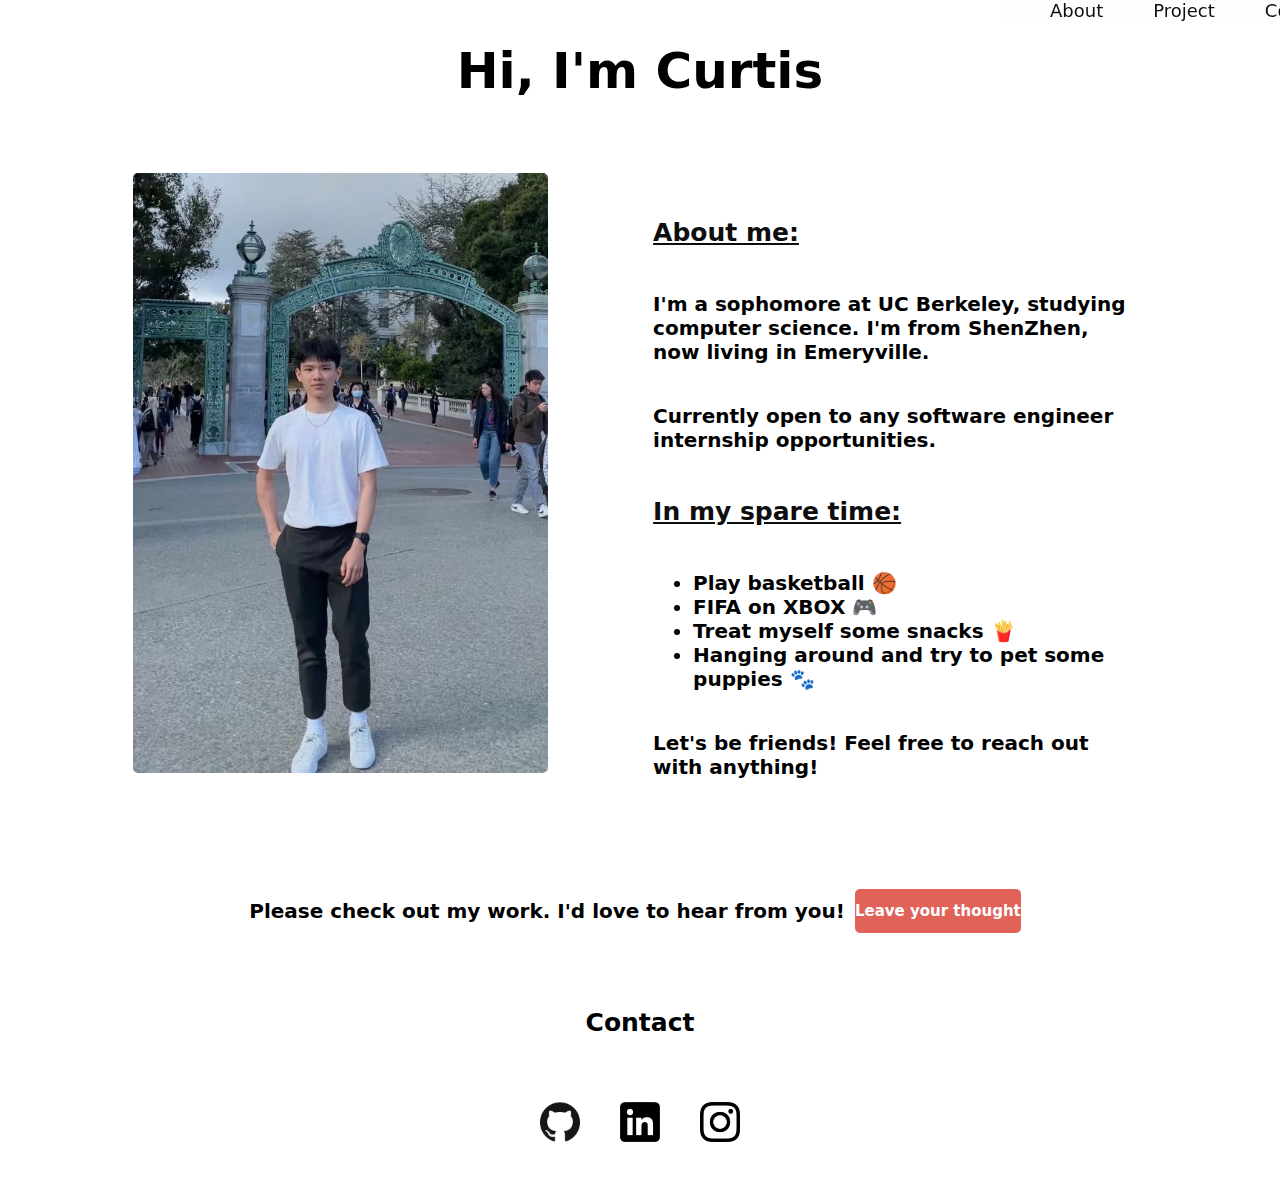
<file: index.html>
<!--
    Please note that this HTML template is a starting point!
    It is absolutely not comprehensive, and you will almost surely have to add more.
-->
<!DOCTYPE html>
<html lang="en">
<head>
    <meta charset="UTF-8">
    <meta name="author" content="Curtis Yu">
    <title> Curtis's Personal Website</title>
    <meta name="viewport" content="width=device-width, initial-scale=1.0">
    <link rel="stylesheet" href="style.css">
</head>
<body>
    <div class="nav sticky">
        <a href="index.html">
            <div class="nav-button"><span>About</span></div>
        </a>
        <a href="project.html">
            <div class="nav-button"><span>Project</span></div>
        </a>
        <a href="#Contact">
            <div class="nav-button"><span>Contact</span></div>
        </a>
    </div>
    <div class="about-container">
        <h1 class="globalTitleBox">Hi, I'm Curtis</h1>
        <h2 class="secondTitleBox">
            <div class="Wrapper">
                <img class = "personalImg" src="img.JPG" alt="My image">
                <div class="miniWrapper">
                    <p class="textBox" id= "xText"> About me:</p>
                    <p class="textBox"> I'm a sophomore at UC Berkeley, studying computer science. I'm from ShenZhen, now living in Emeryville.</p>
                    <p class="textBox">Currently open to any software engineer internship opportunities.</p>
                    <p class="textBox"id= "xText">In my spare time:</p>
                    <ul class="listBox">
                        <li>Play basketball 🏀</li>
                        <li>FIFA on XBOX 🎮</li>
                        <li>Treat myself some snacks 🍟 </li>
                        <li>Hanging around and try to pet some puppies 🐾</li>
                    </ul>
                    <p class="textBox">Let's be friends! Feel free to reach out with anything! </p>
                </div>
            </div>
        </h2>
        <h3 class="secondTitleBox">
            <div class="buttonWrapper">
                <p class="textBox">Please check out my work. I'd love to hear from you!</p>
                <a class="formButton" href="form.html">Leave your thought</a>
            </div>
        </h3>
        <h4 class="contactContainer" id="Contact">
            <!-- <div class="thirdTitleBox"> Contact </div> -->
            <p style="font-size: 25px;"> Contact </p>
            <div class="iconBox">
                <a href="https://github.com/curtisyu0411" target="_blank">
                    <img class = "icon" src="github.png" alt="github icon" id="github" >
                </a>
                <a href="https://www.linkedin.com/in/curtisyu0411/" target="_blank">
                    <img class = "icon" src="linkedin.png" alt="linkedin icon" id="linkedin" >
                </a>
                <a href="https://www.instagram.com/curtis_yu_0411/" target="_blank">
                    <img class = "icon" src="instagram.png" alt="instagram icon" id = "instagram">
                </a>
            </div>
        </h4>
    </div>
</body>
</html>
</file>
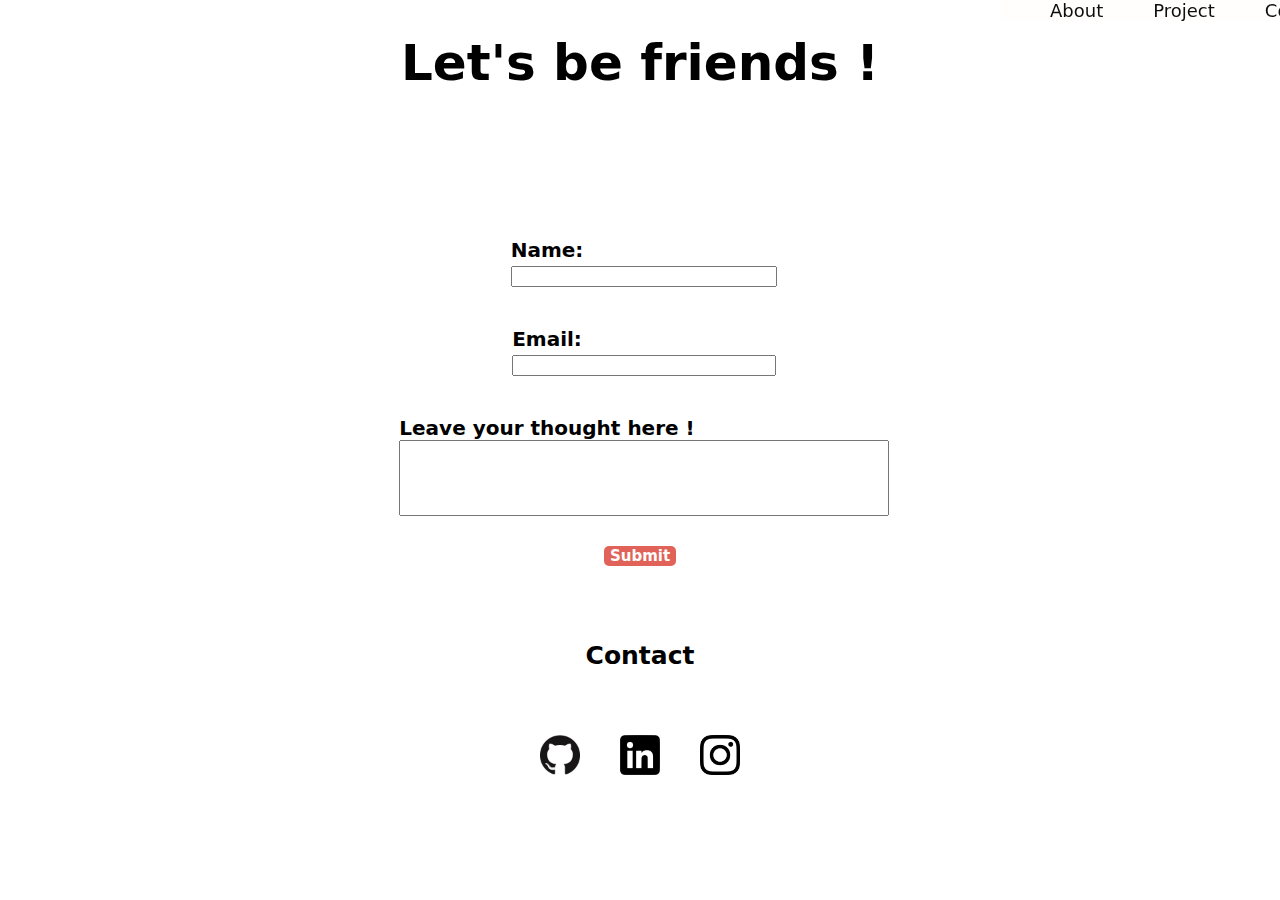
<file: form.html>
<!DOCTYPE html>
<html lang="en">
<head>
    <meta charset="UTF-8">
    <meta name="author" content="Curtis Yu">
    <title>FeedBack Form</title>
    <meta name="viewport" content="width=device-width, initial-scale=1.0">
    <link rel="stylesheet" href="style.css">
    <script>
        function popup(){
            var name = document.getElementById("name").value;
            var newContent = `Thank you ${name} !`;
            var needPopup = document.getElementById("popUp");
            needPopup.innerHTML = newContent;
            event.preventDefault();
        }
    </script>
</head>

<body>
    <div class="nav sticky">
        <a href="index.html">
            <div class="nav-button"><span>About</span></div>
        </a>
        <a href="project.html">
            <div class="nav-button"><span>Project</span></div>
        </a>
        <a href="#Contact">
            <div class="nav-button"><span>Contact</span></div>
        </a>
    </div>
    <h1 class="globalTitleBox">Let's be friends !</h1>
    <div>
        <form class="formContainer">
            <div class="formInput">
                <label> Name:</label>
                <input type="text" class="typeInput" id="name">   
            </div>
            <div class="formInput">
                <label>Email:</label>
                <input type="text" class="typeInput" id="email">  
            </div>
            <div class="formInput">
                <label >Leave your thought here !</label>
                <input type="text" class="typeInput" id="feedbackBody">
            </div>
            <input onclick="popup()" type="submit" class="formButton">
        </form>
    </div>
    <h3 class="secondTitleBox" id="popUp">
    </h3>
    <h5 class="contactContainer" id="Contact">
        <!-- <div class="thirdTitleBox"> Contact </div> -->
        <p style="font-size: 25px;"> Contact </p>
        <div class="iconBox">
            <a href="https://github.com/curtisyu0411" target="_blank">
                <img class = "icon" src="github.png" alt="github icon" id="github" >
            </a>
            <a href="https://www.linkedin.com/in/curtisyu0411/" target="_blank">
                <img class = "icon" src="linkedin.png" alt="linkedin icon" id="linkedin" >
            </a>
            <a href="https://www.instagram.com/curtis_yu_0411/" target="_blank">
                <img class = "icon" src="instagram.png" alt="instagram icon" id = "instagram">
            </a>
        </div>
    </h5>
</body>
</html>
</file>
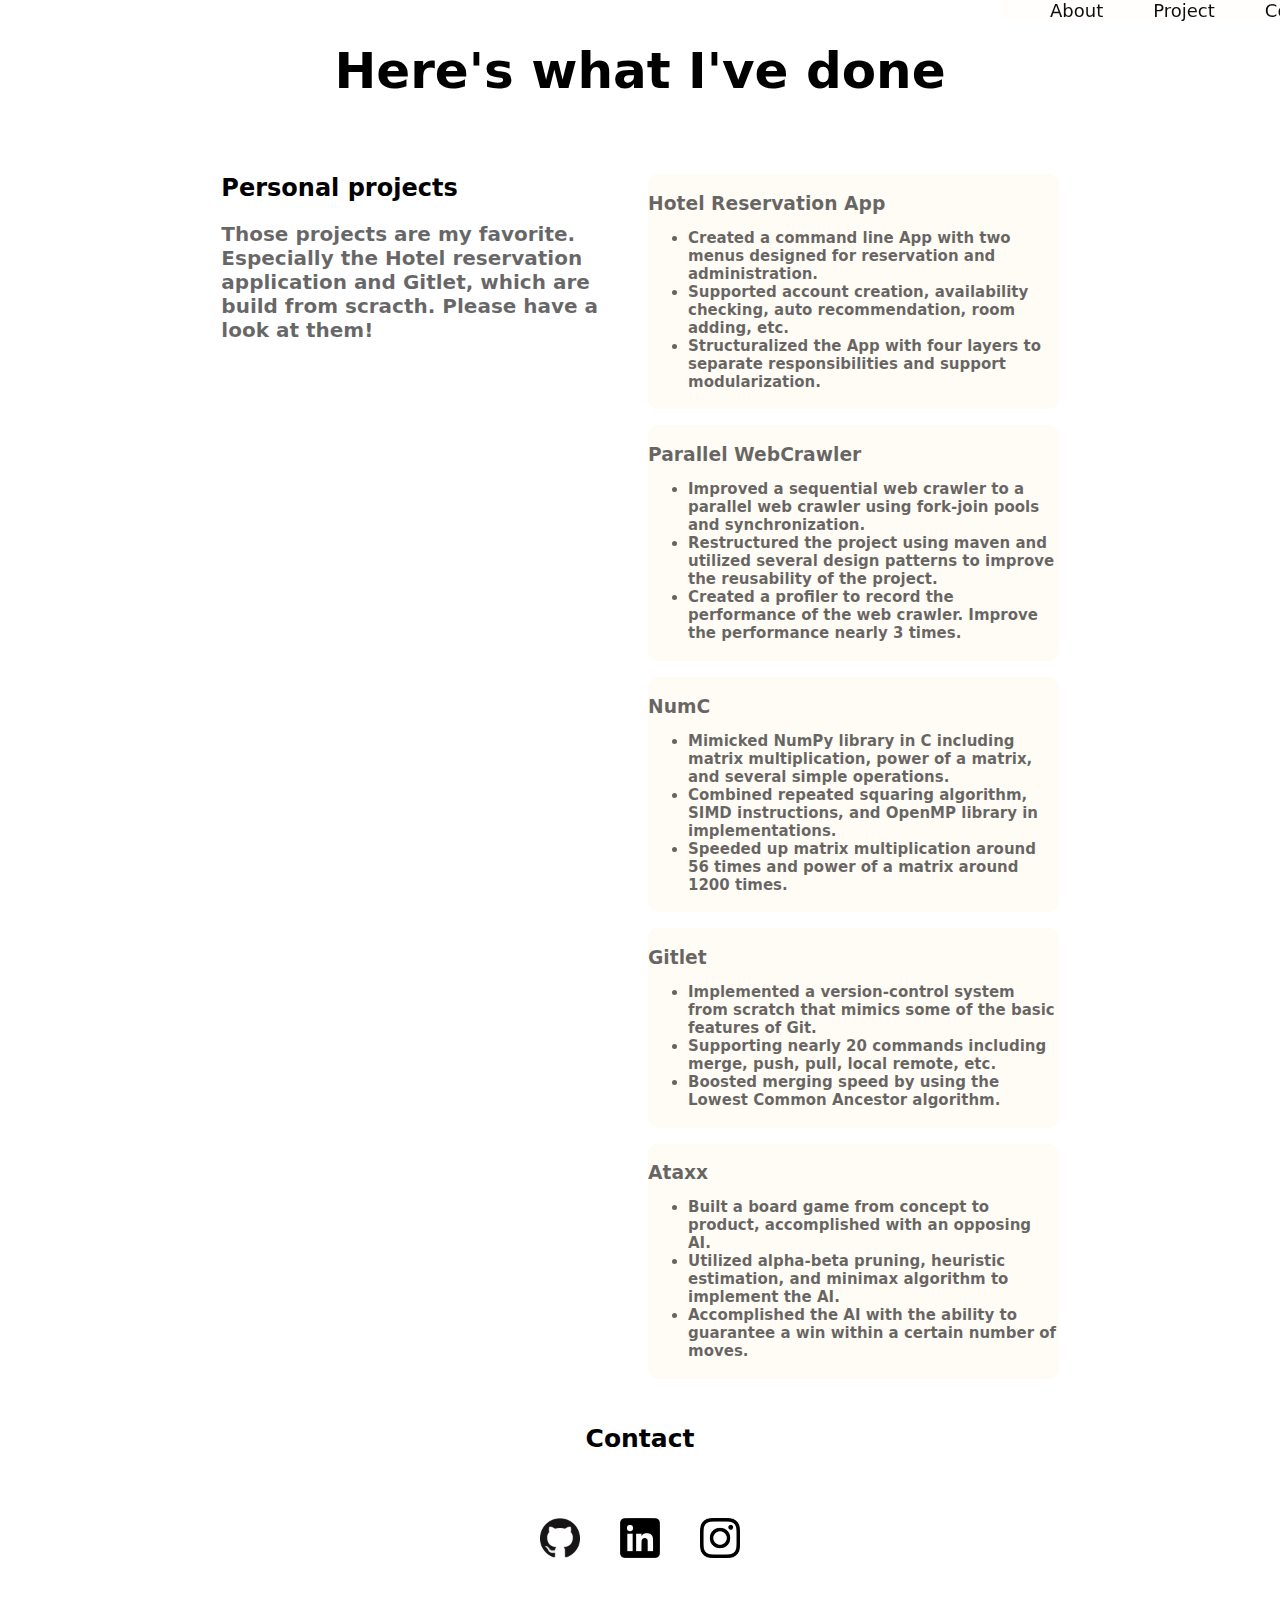
<file: project.html>
<!DOCTYPE html>
<html lang="en">
<head>
    <meta charset="UTF-8">
    <meta name="author" content="Curtis Yu">
    <title> My projects</title>
    <meta name="viewport" content="width=device-width, initial-scale=1.0">
    <link rel="stylesheet" href="style.css">
</head>
<body>
    <div class="nav sticky">
        <a href="index.html">
            <div class="nav-button"><span>About</span></div>
        </a>
        <a href="project.html">
            <div class="nav-button"><span>Project</span></div>
        </a>
        <a href="#Contact">
            <div class="nav-button"><span>Contact</span></div>
        </a>
    </div>
    <div class="gridContainer">
        <h1 class="gridTitle">Here's what I've done</h1>
        <h2 class="gridDescription">Personal projects
            <p class="textBox" id="gridDescription">Those projects are my favorite. Especially the Hotel reservation application and Gitlet, which are build from scracth. Please have a look at them! </p>
        </h2>
        <a class="gridItem" href="https://github.com/curtisyu0411/Hotel-Reservation">
            <h3 class="projectTitle">Hotel Reservation App
                <ul style="font-size: 15px;">
                    <li>Created a command line App with two menus designed for reservation and administration.</li>
                    <li>Supported account creation, availability checking, auto recommendation, room adding, etc.</li>
                    <li>Structuralized the App with four layers to separate responsibilities and support modularization.</li>
                </ul>
            </h3>
        </a>
        <a class="gridItem" href="https://github.com/curtisyu0411/Parallel-WebCrawler">
            <h3 class="projectTitle">Parallel WebCrawler
                <ul style="font-size: 15px;">
                    <li>Improved a sequential web crawler to a parallel web crawler using fork-join pools and synchronization.</li>
                    <li>Restructured the project using maven and utilized several design patterns to improve the reusability of the project.</li>
                    <li>Created a profiler to record the performance of the web crawler. Improve the performance nearly 3 times.</li>
                </ul>
            </h3>
        </a>
        <a  class="gridItem" href="https://github.com/curtisyu0411/NumC">
            <h3 class="projectTitle">NumC
                <ul style="font-size: 15px;">
                    <li>Mimicked NumPy library in C including matrix multiplication, power of a matrix, and several simple operations.</li>
                    <li>Combined repeated squaring algorithm, SIMD instructions, and OpenMP library in implementations.</li>
                    <li>Speeded up matrix multiplication around 56 times and power of a matrix around 1200 times.</li>
                </ul>
            </h3>
        </a>
        <a class="gridItem" href="https://github.com/curtisyu0411/Gitlet">
            <h3 class="projectTitle">Gitlet
                <ul style="font-size: 15px;">
                    <li>Implemented a version-control system from scratch that mimics some of the basic features of Git.</li>
                    <li>Supporting nearly 20 commands including merge, push, pull, local remote, etc.</li>
                    <li>Boosted merging speed by using the Lowest Common Ancestor algorithm.</li>
                </ul>
            </h3>
        </a>
        <a class="gridItem" href="https://github.com/curtisyu0411/Ataxx-Board-Game">
            <h3 class="projectTitle">Ataxx
                <ul style="font-size: 15px;">
                    <li>Built a board game from concept to product, accomplished with an opposing AI.</li>
                    <li>Utilized alpha-beta pruning, heuristic estimation, and minimax algorithm to implement the AI.</li>
                    <li>Accomplished the AI with the ability to guarantee a win within a certain number of moves.</li>
                </ul>
            </h3>
        </a>
    </div>
    <h6 class="contactContainer" id="Contact">
        <!-- <div class="thirdTitleBox"> Contact </div> -->
        <p style="font-size: 25px;"> Contact </p>
        <div class="iconBox">
            <a href="https://github.com/curtisyu0411" target="_blank">
                <img class = "icon" src="github.png" alt="github icon" id="github" >
            </a>
            <a href="https://www.linkedin.com/in/curtisyu0411/" target="_blank">
                <img class = "icon" src="linkedin.png" alt="linkedin icon" id="linkedin" >
            </a>
            <a href="https://www.instagram.com/curtis_yu_0411/" target="_blank">
                <img class = "icon" src="instagram.png" alt="instagram icon" id = "instagram">
            </a>
        </div>
    </h6>
</body>
</html>
</file>
<file: style.css>
*{
  font-family: system-ui, -apple-system, BlinkMacSystemFont, 'Segoe UI', Roboto, Oxygen, Ubuntu, Cantarell, 'Open Sans', 'Helvetica Neue', sans-serif;
}
.nav {
    display: flex;
    background-color: rgba(255, 254, 251, 0.5);
    border-radius: 5px;
    justify-content: flex-end;
  }
.sticky{
  position: fixed;
  top:0;
  left: 1000px;
}

.splash-page{
  display: flex;
  flex-direction: column;
  background: rgb(255, 254, 251);
}
  /* For the aesthetics */
  .nav-button{
    color:rgb(14, 14, 14);
    font-size: large;
    padding-left: 50px;
  }
  .nav-button span{
    cursor: pointer;
    display: inline-block;
    position: relative;
    transition: 0.5s;
  }
  .nav-button span:after{
    content: '\00bb';
    position: absolute;
    opacity: 0;
    top: 0;
    right: -20px;
    transition: 0.5s;
  }
  .nav-button:hover span {
    padding-right: 25px;
  }
  .nav-button:hover span::after {
    opacity: 1;
    right: 0;
  }
  .about-container {
    display: flex;
    flex-direction: column;
    justify-content: center;
    align-items: center;
  }

  .globalTitleBox{
    display: flex;
    font-size: 50px;
    justify-content: center;
  }
  .secondTitleBox{
    display: flex;
    flex-direction: column;
    justify-content: space-between;
    align-items: center;
    margin: 20px;
    font-size: 40px;
  }
  .thirdTitleBox{
    display: flex;
    flex-direction: column;
    align-content: center;
    padding-left: 45px;
    margin: 20px;
    font-size: 30px;
  }
  .textBox{
    display: flex;
    font-size: 20px;
    text-align: start;
  }
  .personalImg{
    width: auto;
    border-radius: 5px;
    height: 600px;
  }
  .Wrapper{
    display: flex;
    flex-direction: row;
    justify-content: space-evenly;
    margin: 20px;
  }
  .miniWrapper{
    display: flex;
    flex-direction: column;
    justify-content: flex-start;
    margin: 20px;
    max-width: 40%;
  }
  .contactContainer{
    display: flex;
    flex-direction: column;
    justify-content: space-evenly;
    align-items: center;
    margin: 20px;
  }
  .iconBox{
    display: flex;
    flex-direction: row;
    justify-content: space-between;
    margin-top: 20px;
  }
  .icon{
    width: 40px;
  }
  .icon:hover{
    transform: scale(1.1);
    transition: 0.5s;
  }
  #github{
    padding: 20px;
  }
  #linkedin{
    padding: 20px;
  }
  #instagram{
    padding: 20px;
  }
  #xText{
    font-size: 25px;
    text-decoration: underline;
    color:rgb(14, 14, 14);
  }
  .listBox{
    display: flex;
    flex-direction: column;
    justify-content: space-around;
    font-size: 20px;

  }
  .formButton{
    display: flex;
    align-items: center;
    border-radius: 5px;
    border: transparent;
    background-color: #e16259;
    color:white;
    margin: 10px;
    font-weight: bold;
    text-decoration: none;
    font-size: 15px;
  }
  .formButton:hover{
    transform: scale(1.05);
    box-shadow: 0 0 11px rgba(33,33,33,.2);
    transition: .5s;
  }
  .buttonWrapper{
    display: flex;
    flex-direction: row;
    justify-content: space-between;
    font-size: 20px;
  }
  .gridContainer{
    display: grid;
    grid-template-columns: repeat(6, 1fr);
    grid-auto-rows:minmax(150px, auto);
    grid-gap: 1em;
  }
  .gridTitle{
    font-size: 50px;
    grid-column-start: 2;
    grid-column-end: 6;
    text-align: center;
  }
  .gridItem{
    background-color: rgb(255, 251, 245);
    grid-column-start: 4;
    grid-column-end: 6;
    border-radius: 10px;
    transition: box-shadow .5s;
    text-decoration: none;
  }
  .gridItem:hover{
    box-shadow: 0 0 11px rgba(33,33,33,.2);
  }
  .gridDescription{
    grid-column-start: 2;
    grid-column-end: 4;
    margin: 0;
  }
  #gridDescription{
    color: #00000099;
  }
  .projectTitle{
    color: #00000099;
  }
  .formContainer{
    display: flex;
    justify-content: center;
    flex-direction: column;
    align-items: center;
    margin-top: 10%;
  }
  .formInput{
    font-size: 20px;
    margin: 20px;
    font-weight: bold;
  }
  .typeInput{
    width: 100%;
  }
  #feedbackBody{
    height: 70px;
  }
</file>
